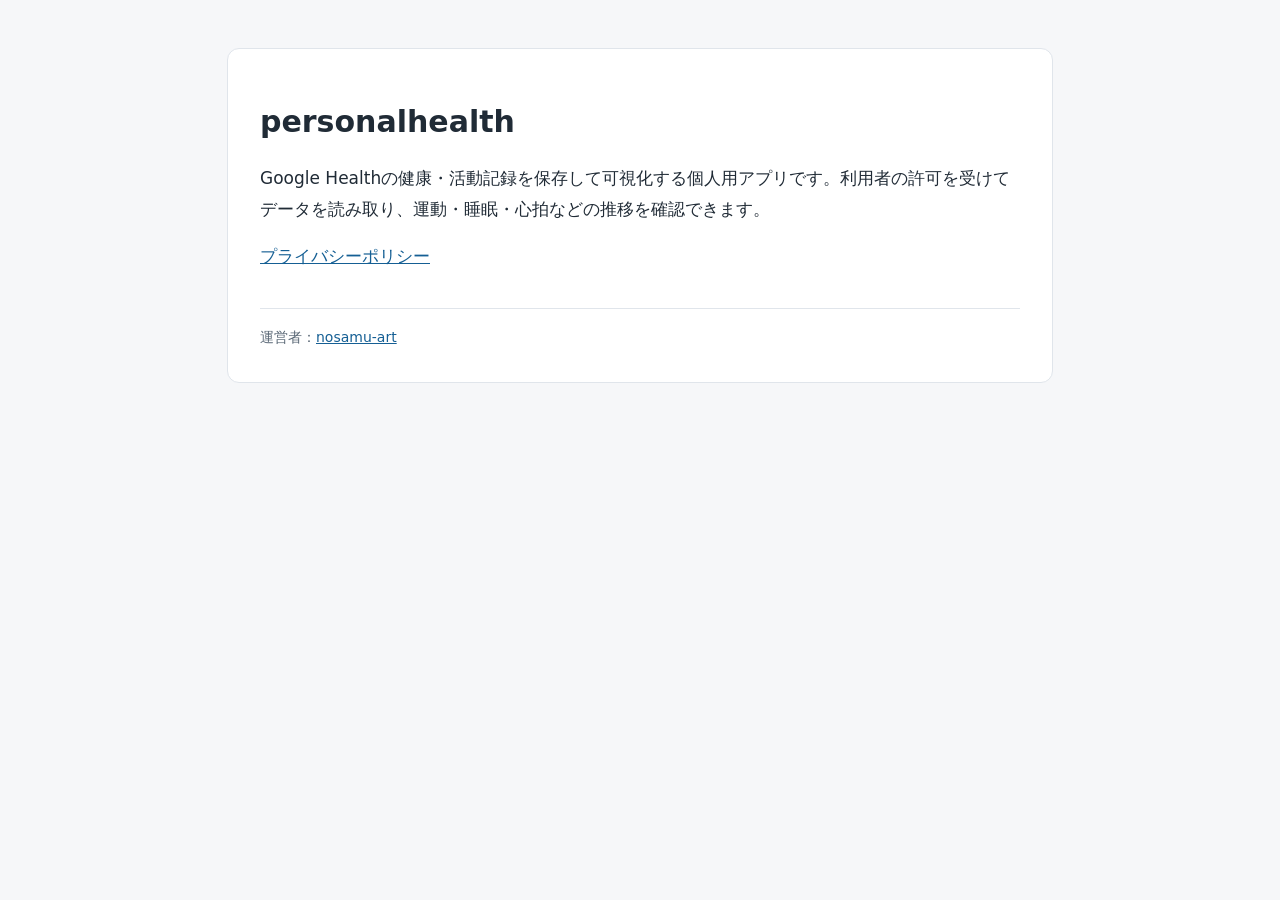
<file: index.html>
<!doctype html>
<html lang="ja">
<head><meta charset="utf-8"><meta name="viewport" content="width=device-width,initial-scale=1"><link rel="stylesheet" href="style.css"><link rel="icon" href="data:,"><title>personalhealth</title><meta name="description" content="Google Healthの健康・活動記録を保存して可視化する個人用アプリ。"></head>
<body><main>
<h1>personalhealth</h1>
<p>Google Healthの健康・活動記録を保存して可視化する個人用アプリです。利用者の許可を受けてデータを読み取り、運動・睡眠・心拍などの推移を確認できます。</p>
<p><a href="privacy.html">プライバシーポリシー</a></p>
<footer>運営者：<a href="https://github.com/nosamu-art">nosamu-art</a></footer>
</main></body></html>
</file>
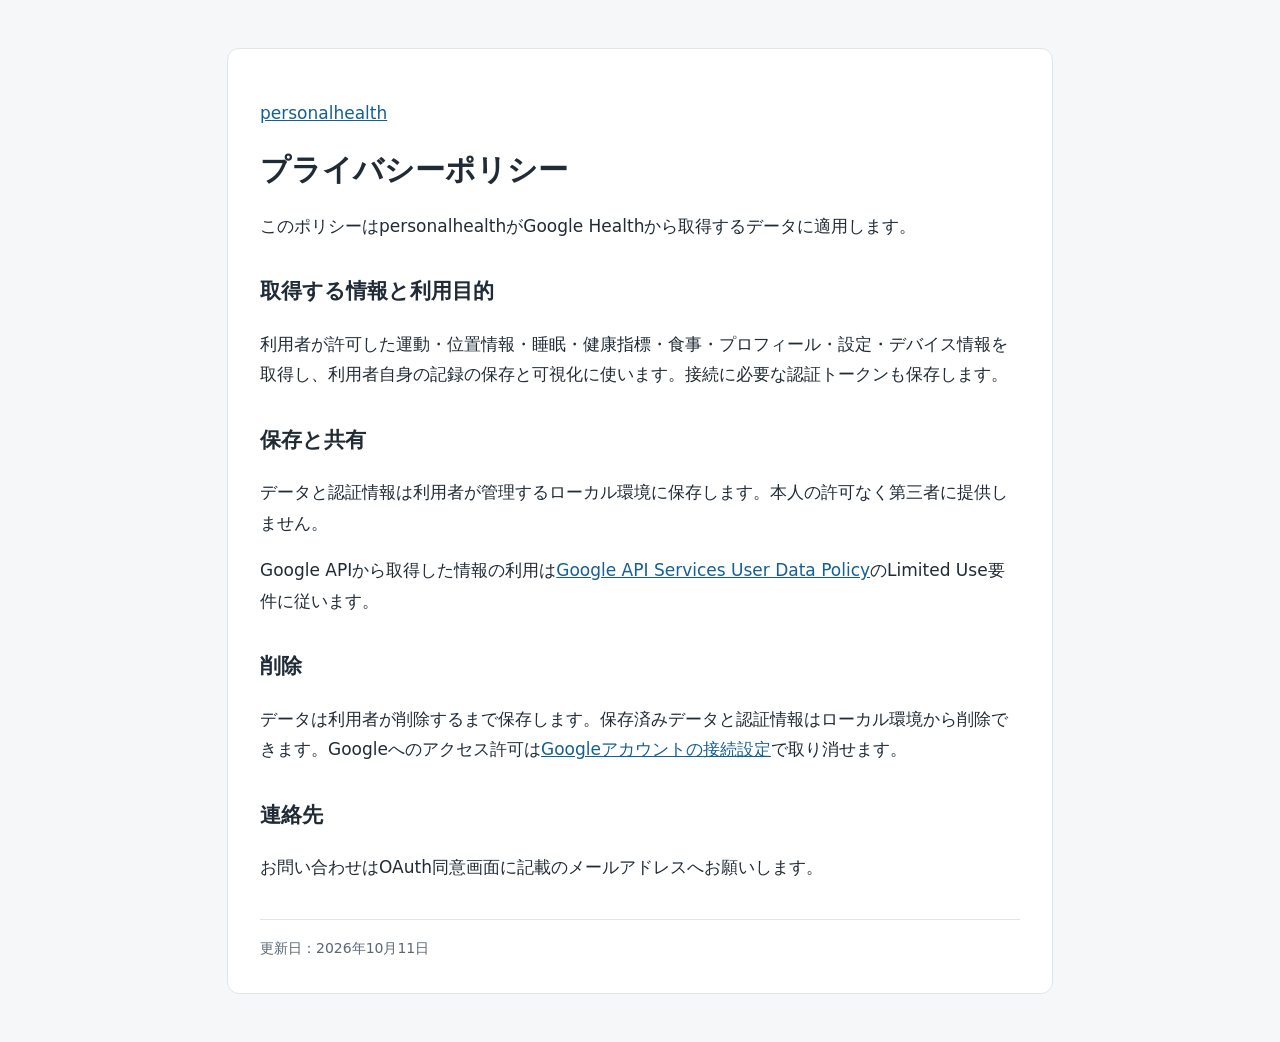
<file: privacy.html>
<!doctype html>
<html lang="ja">
<head><meta charset="utf-8"><meta name="viewport" content="width=device-width,initial-scale=1"><link rel="stylesheet" href="style.css"><link rel="icon" href="data:,"><title>プライバシーポリシー | personalhealth</title></head>
<body><main>
<p><a href="./">personalhealth</a></p>
<h1>プライバシーポリシー</h1>
<p>このポリシーはpersonalhealthがGoogle Healthから取得するデータに適用します。</p>
<h2>取得する情報と利用目的</h2>
<p>利用者が許可した運動・位置情報・睡眠・健康指標・食事・プロフィール・設定・デバイス情報を取得し、利用者自身の記録の保存と可視化に使います。接続に必要な認証トークンも保存します。</p>
<h2>保存と共有</h2>
<p>データと認証情報は利用者が管理するローカル環境に保存します。本人の許可なく第三者に提供しません。</p>
<p>Google APIから取得した情報の利用は<a href="https://developers.google.com/terms/api-services-user-data-policy">Google API Services User Data Policy</a>のLimited Use要件に従います。</p>
<h2>削除</h2>
<p>データは利用者が削除するまで保存します。保存済みデータと認証情報はローカル環境から削除できます。Googleへのアクセス許可は<a href="https://myaccount.google.com/connections">Googleアカウントの接続設定</a>で取り消せます。</p>
<h2>連絡先</h2>
<p>お問い合わせはOAuth同意画面に記載のメールアドレスへお願いします。</p>
<footer>更新日：2026年10月11日</footer>
</main></body></html>
</file>
<file: style.css>
body{margin:0;background:#f6f7f9;color:#202b36;font:17px/1.8 system-ui,sans-serif}main{max-width:760px;margin:48px auto;padding:32px;background:white;border:1px solid #e0e5eb;border-radius:12px}h1{font-size:30px;line-height:1.4}h2{font-size:21px;margin-top:32px}a{color:#155f94}nav,footer{font-size:14px}footer{margin-top:36px;padding-top:16px;border-top:1px solid #e0e5eb;color:#596775}@media(max-width:800px){main{margin:16px;padding:24px}}
</file>
